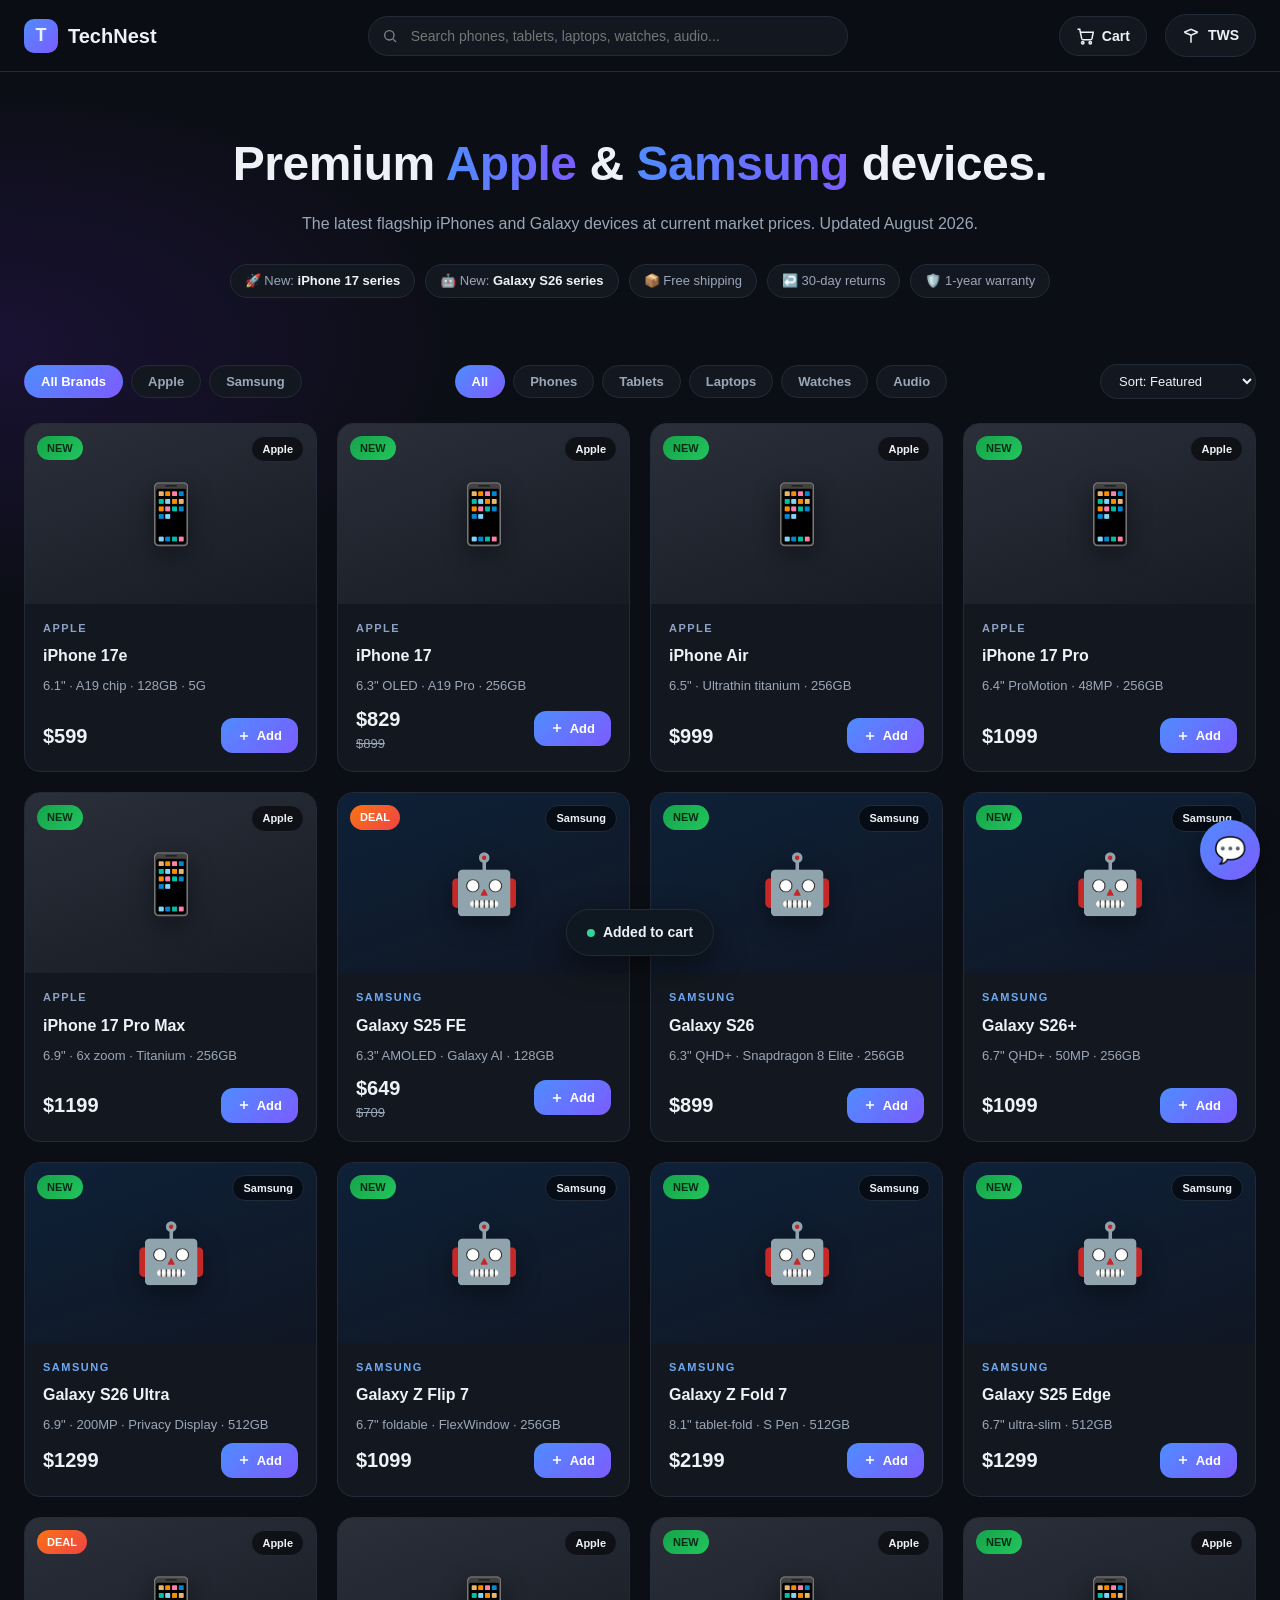
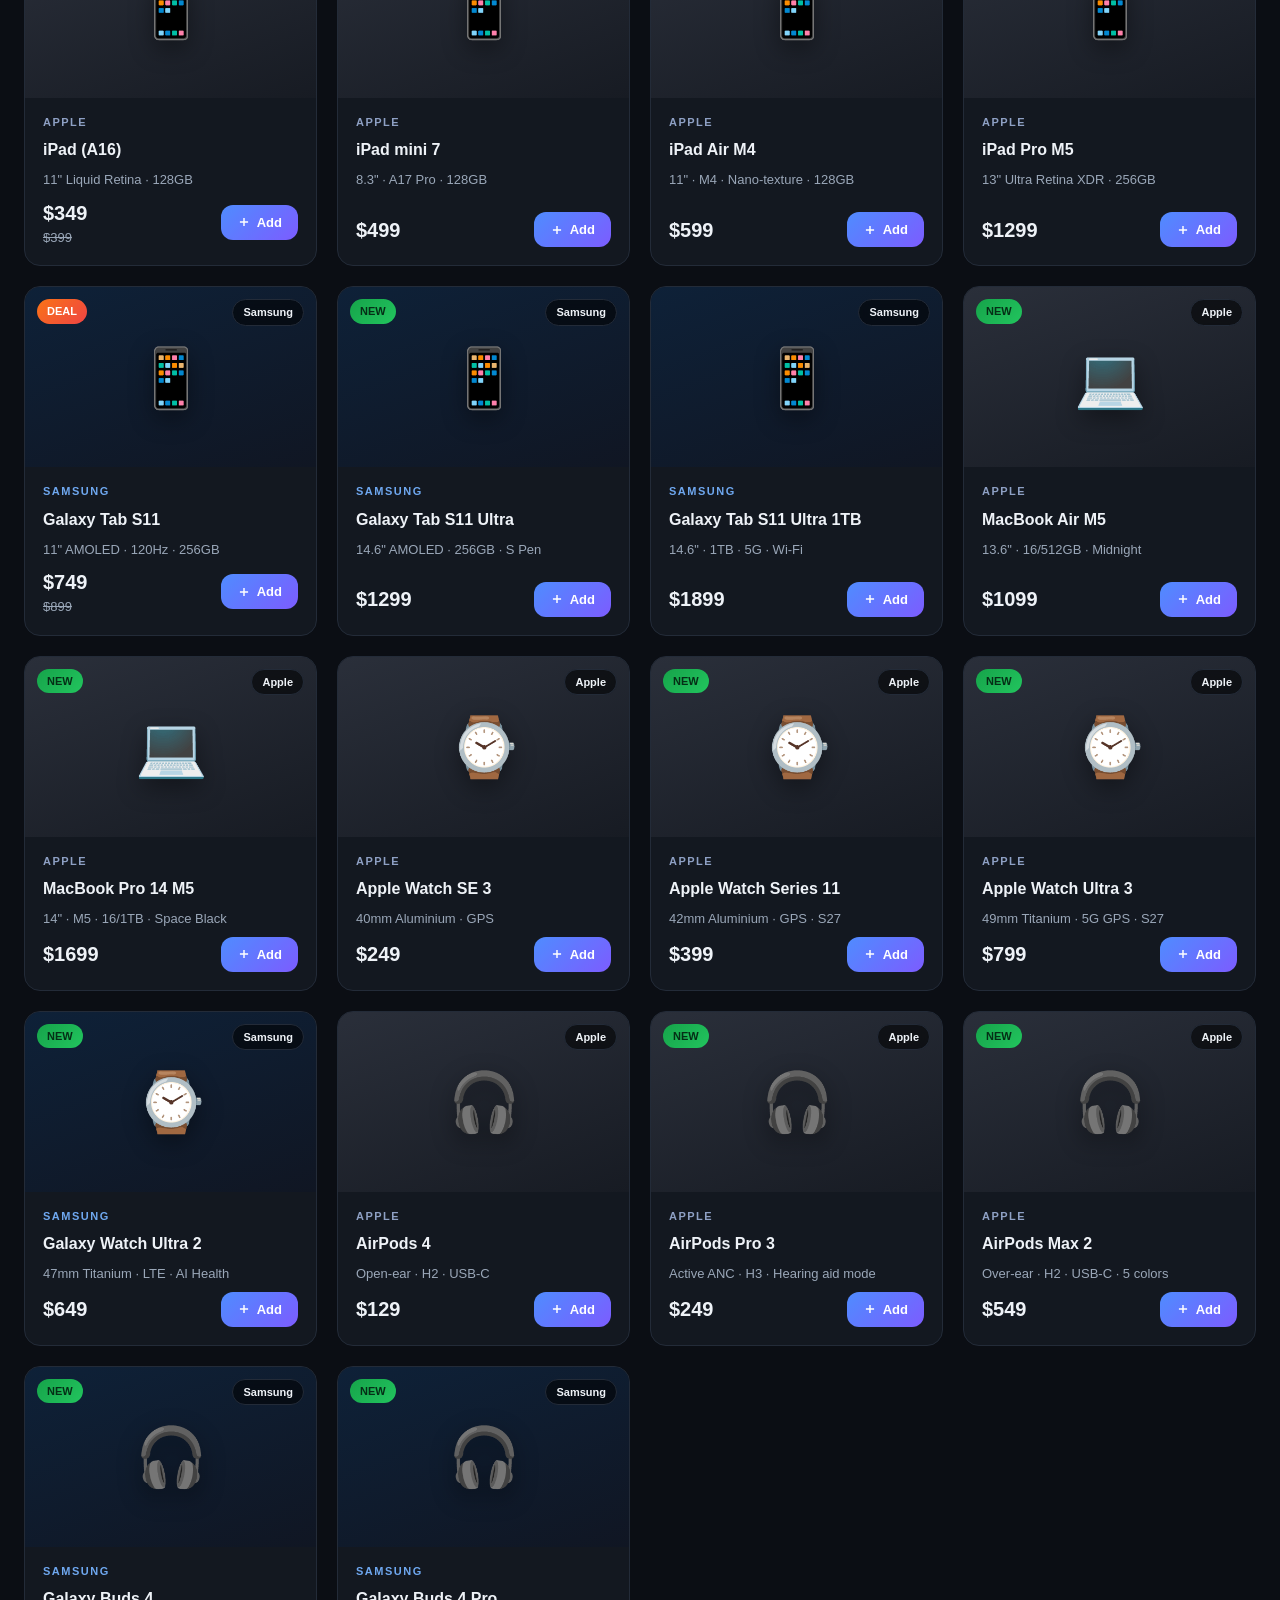
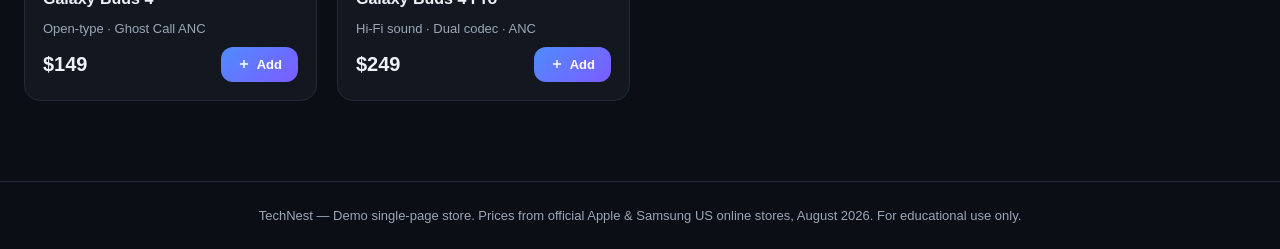
<file: index.html>
<!DOCTYPE html>
<html lang="en">
<head>
<meta charset="UTF-8" />
<meta name="viewport" content="width=device-width, initial-scale=1.0" />
<title>TechNest — Apple & Samsung Store</title>
<style>
  :root {
    --bg: #0b0e14;
    --surface: #131820;
    --surface-2: #1a212c;
    --border: #232b38;
    --text: #eef2f7;
    --muted: #9aa7b8;
    --accent: #4f8cff;
    --accent-2: #7c5cff;
    --apple: #f5f5f7;
    --samsung: #1a6feb;
    --success: #34d399;
    --danger: #f87171;
    --radius: 16px;
    --shadow: 0 12px 32px rgba(0, 0, 0, .45);
  }

  * { margin: 0; padding: 0; box-sizing: border-box; }

  body {
    font-family: "Segoe UI", -apple-system, BlinkMacSystemFont, Roboto, Helvetica, Arial, sans-serif;
    background: radial-gradient(1200px 600px at 80% -10%, #16233c 0%, transparent 60%),
                radial-gradient(900px 500px at 0% 10%, #1a1233 0%, transparent 55%),
                var(--bg);
    color: var(--text);
    min-height: 100vh;
    line-height: 1.5;
  }

  a { color: inherit; text-decoration: none; }
  button { font-family: inherit; cursor: pointer; }

  header {
    position: sticky; top: 0; z-index: 50;
    backdrop-filter: blur(14px);
    background: rgba(11, 14, 20, .75);
    border-bottom: 1px solid var(--border);
  }

  .nav {
    max-width: 1280px; margin: 0 auto; padding: 14px 24px;
    display: flex; align-items: center; gap: 18px;
  }

  .logo { display: flex; align-items: center; gap: 10px; font-weight: 700; font-size: 20px; }
  .logo-badge {
    width: 34px; height: 34px; border-radius: 10px;
    background: linear-gradient(135deg, var(--accent), var(--accent-2));
    display: grid; place-items: center; font-size: 18px;
  }

  .nav-search {
    flex: 1; max-width: 480px; margin: 0 auto; position: relative;
  }
  .nav-search input {
    width: 100%; padding: 11px 16px 11px 42px;
    border-radius: 999px; border: 1px solid var(--border);
    background: var(--surface); color: var(--text); outline: none;
    font-size: 14px; transition: border-color .2s;
  }
  .nav-search input:focus { border-color: var(--accent); }
  .nav-search svg { position: absolute; left: 14px; top: 50%; transform: translateY(-50%); opacity: .5; }

  .cart-btn {
    position: relative; border: 1px solid var(--border);
    background: var(--surface); color: var(--text);
    padding: 10px 16px; border-radius: 999px; font-size: 14px; font-weight: 600;
    display: flex; align-items: center; gap: 8px; transition: border-color .2s;
  }
  .cart-btn:hover { border-color: var(--accent); }
  .cart-count {
    position: absolute; top: -6px; right: -6px;
    min-width: 20px; height: 20px; padding: 0 5px;
    background: var(--danger); border-radius: 999px; font-size: 12px;
    display: none; place-items: center; font-weight: 700;
  }
  .cart-count.show { display: grid; }

  .hero {
    max-width: 1280px; margin: 0 auto; padding: 56px 24px 28px; text-align: center;
  }
  .hero h1 { font-size: clamp(30px, 5vw, 48px); font-weight: 800; letter-spacing: -.5px; }
  .hero h1 span { background: linear-gradient(90deg, var(--accent), var(--accent-2)); -webkit-background-clip: text; background-clip: text; color: transparent; }
  .hero p { color: var(--muted); margin-top: 12px; font-size: 16px; }

  .marquee {
    max-width: 1280px; margin: 18px auto 0; padding: 10px 24px;
    display: flex; gap: 10px; flex-wrap: wrap; justify-content: center;
  }
  .hip {
    border: 1px solid var(--border); background: var(--surface);
    border-radius: 999px; padding: 6px 14px; font-size: 13px; color: var(--muted);
  }
  .hip b { color: var(--text); }

  .controls {
    max-width: 1280px; margin: 28px auto 0; padding: 0 24px;
    display: flex; flex-wrap: wrap; gap: 12px; align-items: center; justify-content: space-between;
  }
  .filter-group { display: flex; flex-wrap: wrap; gap: 8px; }
  .chip {
    border: 1px solid var(--border); background: var(--surface); color: var(--muted);
    padding: 8px 16px; border-radius: 999px; font-size: 13px; font-weight: 600;
    transition: all .18s;
  }
  .chip:hover { border-color: var(--accent); color: var(--text); }
  .chip.active { background: linear-gradient(135deg, var(--accent), var(--accent-2)); border-color: transparent; color: #fff; }
  .chip.brand-apple.active { background: var(--apple); color: #0b0e14; }
  .chip.brand-samsung.active { background: var(--samsung); color: #fff; }

  .sort-select {
    border: 1px solid var(--border); background: var(--surface); color: var(--text);
    padding: 8px 14px; border-radius: 999px; font-size: 13px; outline: none;
  }

  .grid {
    max-width: 1280px; margin: 24px auto 80px; padding: 0 24px;
    display: grid; grid-template-columns: repeat(auto-fill, minmax(280px, 1fr)); gap: 20px;
  }

  .card {
    background: var(--surface); border: 1px solid var(--border);
    border-radius: var(--radius); overflow: hidden; transition: transform .2s, border-color .2s, box-shadow .2s;
    display: flex; flex-direction: column;
  }
  .card:hover { transform: translateY(-4px); border-color: var(--accent); box-shadow: var(--shadow); }

  .card-media {
    height: 180px; position: relative; display: grid; place-items: center;
    background: var(--surface-2);
  }
  .card-media.apple { background: linear-gradient(160deg, #2a2f3a, #171b23); }
  .card-media.samsung { background: linear-gradient(160deg, #0e2138, #101623); }
  .badge {
    position: absolute; top: 12px; left: 12px; z-index: 2;
    background: rgba(0, 0, 0, .55); color: var(--text);
    border: 1px solid var(--border); padding: 4px 10px; border-radius: 999px; font-size: 11px; font-weight: 600;
    backdrop-filter: blur(4px);
  }
  .tag-new { background: linear-gradient(135deg, #16a34a, #22c55e); border: none; color: #05090670; color: #052e16; }
  .tag-deal { background: linear-gradient(135deg, #f97316, #ef4444); border: none; color: #fff; }

  .card-body { padding: 16px 18px 18px; display: flex; flex-direction: column; gap: 8px; flex: 1; }
  .card-brand { font-size: 11px; text-transform: uppercase; letter-spacing: 1.5px; font-weight: 700; }
  .card-brand.apple { color: #8ea0c4; }
  .card-brand.samsung { color: #6fa8f0; }
  .card-name { font-size: 16px; font-weight: 700; }
  .card-spec { color: var(--muted); font-size: 13px; }
  .card-footer { margin-top: auto; display: flex; align-items: center; justify-content: space-between; gap: 12px; }
  .price-wrap { display: flex; flex-direction: column; }
  .price { font-size: 20px; font-weight: 800; }
  .price-old { font-size: 13px; color: var(--muted); text-decoration: line-through; }

  .add-btn {
    border: none; border-radius: 12px; padding: 10px 16px; font-weight: 700; font-size: 13px;
    color: #fff; background: linear-gradient(135deg, var(--accent), var(--accent-2));
    display: flex; align-items: center; gap: 6px; transition: filter .18s, transform .1s;
  }
  .add-btn:hover { filter: brightness(1.12); }
  .add-btn:active { transform: scale(.96); }

  .empty {
    grid-column: 1 / -1; text-align: center; padding: 60px 20px; color: var(--muted);
    border: 1px dashed var(--border); border-radius: var(--radius);
  }

  /* Cart drawer */
  .overlay {
    position: fixed; inset: 0; background: rgba(0, 0, 0, .6);
    opacity: 0; pointer-events: none; transition: opacity .25s; z-index: 90;
  }
  .overlay.show { opacity: 1; pointer-events: auto; }

  .drawer, .modal {
    position: fixed; top: 0; right: 0; height: 100%; width: min(420px, 100%);
    background: var(--surface); border-left: 1px solid var(--border);
    transform: translateX(105%); transition: transform .3s ease; z-index: 100;
    display: flex; flex-direction: column;
  }
  .drawer.show { transform: translateX(0); }
  .drawer-head, .modal-head {
    padding: 20px 22px; border-bottom: 1px solid var(--border);
    display: flex; justify-content: space-between; align-items: center;
  }
  .drawer-head h2, .modal-head h2 { font-size: 18px; }
  .close-btn {
    background: none; border: none; color: var(--muted); font-size: 24px; line-height: 1;
  }
  .close-btn:hover { color: var(--text); }

  .drawer-body { flex: 1; overflow-y: auto; padding: 16px 22px; display: flex; flex-direction: column; gap: 14px; }

  .cart-item {
    display: flex; gap: 14px; border: 1px solid var(--border);
    border-radius: 12px; padding: 12px; background: var(--surface-2);
  }
  .cart-item-thumb {
    width: 56px; height: 56px; border-radius: 10px; background: var(--surface);
    display: grid; place-items: center; flex-shrink: 0; font-size: 26px;
  }
  .cart-item-info { flex: 1; min-width: 0; }
  .cart-item-name { font-size: 13px; font-weight: 600; }
  .cart-item-spec { color: var(--muted); font-size: 12px; }
  .cart-item-price { font-size: 13px; font-weight: 700; margin-top: 4px; }
  .cart-item-actions { display: flex; align-items: center; gap: 8px; margin-top: 8px; }
  .qty-btn {
    width: 26px; height: 26px; border-radius: 8px; border: 1px solid var(--border);
    background: var(--surface); color: var(--text); font-size: 14px; font-weight: 700;
    display: grid; place-items: center;
  }
  .qty-btn:hover { border-color: var(--accent); }
  .cart-item-qty { font-size: 14px; font-weight: 700; min-width: 18px; text-align: center; }
  .remove-btn {
    margin-left: auto; background: none; border: none; color: var(--danger); font-size: 13px;
  }

  .drawer-foot { padding: 18px 22px 22px; border-top: 1px solid var(--border); }
  .total-row { display: flex; justify-content: space-between; margin-bottom: 6px; color: var(--muted); font-size: 14px; }
  .total-row strong { color: var(--text); }
  .grand { font-size: 16px; font-weight: 800; color: var(--text); }
  .checkout-btn {
    margin-top: 14px; width: 100%; padding: 14px; border: none; border-radius: 12px;
    background: linear-gradient(135deg, var(--success), #22c55e); color: #052e16;
    font-size: 15px; font-weight: 800;
  }
  .empty-cart { text-align: center; color: var(--muted); padding: 40px 0; }

  /* Checkout modal */
  .modal {
    left: 50%; right: auto; top: 50%; bottom: auto; height: auto;
    transform: translate(-50%, -46%) scale(.96); width: min(520px, 92%);
    border-radius: var(--radius); border: 1px solid var(--border);
    opacity: 0; pointer-events: none; transition: all .28s ease;
    max-height: 90vh; overflow-y: auto;
  }
  .modal.show { transform: translate(-50%, -50%) scale(1); opacity: 1; pointer-events: auto; }

  .form { padding: 20px 22px; display: flex; flex-direction: column; gap: 14px; }
  .field label { display: block; font-size: 12px; font-weight: 600; color: var(--muted); margin-bottom: 6px; }
  .field input {
    width: 100%; padding: 11px 14px; border-radius: 10px; border: 1px solid var(--border);
    background: var(--surface-2); color: var(--text); outline: none; font-size: 14px;
  }
  .field input:focus { border-color: var(--accent); }
  .row2 { display: grid; grid-template-columns: 1fr 1fr; gap: 12px; }
  .order-summary {
    background: var(--surface-2); border: 1px solid var(--border);
    padding: 14px; border-radius: 12px; font-size: 13px; color: var(--muted);
    display: flex; flex-direction: column; gap: 6px;
  }
  .order-summary .total-line { display: flex; justify-content: space-between; }
  .order-summary .total-line.last { color: var(--text); font-weight: 800; font-size: 15px; }
  .place-btn {
    width: 100%; padding: 14px; border: none; border-radius: 12px; font-size: 15px; font-weight: 800;
    background: linear-gradient(135deg, var(--accent), var(--accent-2)); color: #fff;
  }

  /* Toast */
  .toast {
    position: fixed; bottom: 24px; left: 50%; transform: translateX(-50%) translateY(80px);
    background: #0f1720; border: 1px solid var(--border); color: var(--text);
    padding: 12px 20px; border-radius: 999px; font-size: 14px; font-weight: 600;
    box-shadow: var(--shadow); transition: transform .3s ease; z-index: 200;
    display: flex; align-items: center; gap: 8px;
  }
  .toast.show { transform: translateX(-50%) translateY(0); }
  .toast .dot { width: 8px; height: 8px; border-radius: 50%; background: var(--success); }

  /* Chat bot */
  .chat-launcher {
    position: fixed; right: 20px; bottom: 20px; z-index: 160;
    width: 60px; height: 60px; border-radius: 50%; border: none;
    background: linear-gradient(135deg, var(--accent), var(--accent-2));
    color: #fff; font-size: 26px; box-shadow: var(--shadow);
    display: grid; place-items: center; transition: transform .2s;
  }
  .chat-launcher:hover { transform: scale(1.08); }

  .chat-window {
    position: fixed; right: 20px; bottom: 92px; z-index: 165;
    width: min(360px, calc(100vw - 40px)); height: min(480px, calc(100vh - 120px));
    background: var(--surface); border: 1px solid var(--border);
    border-radius: var(--radius); box-shadow: var(--shadow);
    display: flex; flex-direction: column; overflow: hidden;
    opacity: 0; pointer-events: none; transform: translateY(16px) scale(.97);
    transform-origin: bottom right; transition: all .25s ease;
  }
  .chat-window.show { opacity: 1; pointer-events: auto; transform: none; }

  .chat-head {
    padding: 14px 18px; display: flex; align-items: center; gap: 12px;
    background: linear-gradient(135deg, var(--accent), var(--accent-2));
  }
  .chat-avatar {
    width: 38px; height: 38px; border-radius: 50%; background: rgba(255, 255, 255, .18);
    display: grid; place-items: center; font-size: 20px; flex-shrink: 0;
  }
  .chat-head-info { flex: 1; }
  .chat-head-info b { display: block; font-size: 15px; }
  .chat-head-info span { font-size: 12px; opacity: .85; }
  .chat-close { background: none; border: none; color: #fff; font-size: 22px; line-height: 1; }

  .chat-body { flex: 1; overflow-y: auto; padding: 16px; display: flex; flex-direction: column; gap: 10px; }
  .msg { max-width: 82%; padding: 9px 13px; border-radius: 14px; font-size: 13px; line-height: 1.45; white-space: pre-wrap; }
  .msg.bot {
    align-self: flex-start; background: var(--surface-2); border: 1px solid var(--border);
    border-bottom-left-radius: 4px;
  }
  .msg.user {
    align-self: flex-end; background: linear-gradient(135deg, var(--accent), var(--accent-2));
    color: #fff; border-bottom-right-radius: 4px;
  }
  .chat-quick { display: flex; flex-wrap: wrap; gap: 6px; padding: 0 16px 10px; }
  .quick-chip {
    border: 1px solid var(--border); background: var(--surface-2); color: var(--text);
    padding: 5px 10px; border-radius: 999px; font-size: 12px;
  }
  .quick-chip:hover { border-color: var(--accent); }
  .chat-input-wrap { display: flex; gap: 8px; padding: 12px; border-top: 1px solid var(--border); }
  .chat-input {
    flex: 1; padding: 10px 14px; border-radius: 999px; border: 1px solid var(--border);
    background: var(--surface-2); color: var(--text); outline: none; font-size: 13px;
  }
  .chat-input:focus { border-color: var(--accent); }
  .chat-send {
    width: 42px; height: 42px; border-radius: 50%; border: none; flex-shrink: 0;
    background: linear-gradient(135deg, var(--accent), var(--accent-2)); color: #fff;
    display: grid; place-items: center;
  }
  .typing { color: var(--muted); font-size: 12px; padding: 4px 6px; align-self: flex-start; }
  .typing::after {
    content: ""; display: inline-block; width: 8px;
    animation: typingDots 1.2s steps(4, end) infinite;
  }
  @keyframes typingDots { 0% { content: ""; } 25% { content: "."; } 50% { content: ".."; } 75% { content: "..."; } 100% { content: ""; } }

  footer {
    border-top: 1px solid var(--border); padding: 24px;
    text-align: center; color: var(--muted); font-size: 13px;
  }

  @media (max-width: 640px) {
    .nav-search { order: 3; max-width: none; width: 100%; }
    .grid { grid-template-columns: 1fr; }
  }
</style>
</head>
<body>

<header>
  <div class="nav">
    <div class="logo"><span class="logo-badge">T</span> TechNest</div>
    <div class="nav-search">
      <svg width="16" height="16" viewBox="0 0 24 24" fill="none" stroke="currentColor" stroke-width="2"><circle cx="11" cy="11" r="7"/><path d="M21 21l-4.3-4.3"/></svg>
      <input id="search" type="text" placeholder="Search phones, tablets, laptops, watches, audio..." autocomplete="off" />
    </div>
    <button class="cart-btn" id="cartBtn">
      <svg width="18" height="18" viewBox="0 0 24 24" fill="none" stroke="currentColor" stroke-width="2"><circle cx="9" cy="21" r="1.6"/><circle cx="19" cy="21" r="1.6"/><path d="M2 3h3l2.6 12.5a2 2 0 0 0 2 1.5h9.7a2 2 0 0 0 2-1.6L23 7H6"/></svg>
      Cart
      <span class="cart-count" id="cartCount">0</span>
    </button>
    <a class="cart-btn" href="tws.html" title="TWS earbuds">
      <svg width="18" height="18" viewBox="0 0 24 24" fill="none" stroke="currentColor" stroke-width="2"><path d="M3 7l9-4 9 4M3 7l9 4 9-4M12 11v10"/></svg>
      TWS
    </a>
  </div>
</header>

<section class="hero">
  <h1>Premium <span>Apple</span> &amp; <span>Samsung</span> devices.</h1>
  <p>The latest flagship iPhones and Galaxy devices at current market prices. Updated August 2026.</p>
  <div class="marquee">
    <span class="hip">🚀 New: <b>iPhone 17 series</b></span>
    <span class="hip">🤖 New: <b>Galaxy S26 series</b></span>
    <span class="hip">📦 Free shipping</span>
    <span class="hip">↩️ 30-day returns</span>
    <span class="hip">🛡️ 1-year warranty</span>
  </div>
</section>

<section class="controls">
  <div class="filter-group" id="brandFilters">
    <button class="chip active" data-brand="all">All Brands</button>
    <button class="chip brand-apple" data-brand="apple">Apple</button>
    <button class="chip brand-samsung" data-brand="samsung">Samsung</button>
  </div>
  <div class="filter-group" id="categoryFilters">
    <button class="chip active" data-cat="all">All</button>
    <button class="chip" data-cat="Phone">Phones</button>
    <button class="chip" data-cat="Tablet">Tablets</button>
    <button class="chip" data-cat="Laptop">Laptops</button>
    <button class="chip" data-cat="Watch">Watches</button>
    <button class="chip" data-cat="Audio">Audio</button>
  </div>
  <select class="sort-select" id="sort">
    <option value="featured">Sort: Featured</option>
    <option value="price-asc">Price: Low to High</option>
    <option value="price-desc">Price: High to Low</option>
    <option value="newest">Newest</option>
  </select>
</section>

<main class="grid" id="grid"></main>

<footer>
  TechNest — Demo single-page store. Prices from official Apple &amp; Samsung US online stores, August 2026. For educational use only.
</footer>

<div class="overlay" id="overlay"></div>

<!-- Cart drawer -->
<aside class="drawer" id="drawer">
  <div class="drawer-head">
    <h2>Shopping Cart</h2>
    <button class="close-btn" data-close>&times;</button>
  </div>
  <div class="drawer-body" id="cartItems"></div>
  <div class="drawer-foot">
    <div class="total-row"><span>Subtotal</span><strong id="subtotal">$0</strong></div>
    <div class="total-row"><span>Shipping</span><strong>Free</strong></div>
    <div class="total-row"><span>Tax (estimated 8%)</span><strong id="tax">$0</strong></div>
    <div class="total-row grand"><span>Total</span><strong id="total">$0</strong></div>
    <button class="checkout-btn" id="checkoutBtn">Proceed to Checkout</button>
  </div>
</aside>

<!-- Checkout modal -->
<div class="modal" id="modal">
  <div class="modal-head">
    <h2>Checkout</h2>
    <button class="close-btn" data-close>&times;</button>
  </div>
  <form class="form" id="checkoutForm">
    <div class="order-summary" id="orderSummary"></div>
    <div class="field">
      <label>Full Name</label>
      <input type="text" required placeholder="Alex Smith" />
    </div>
    <div class="field">
      <label>Email</label>
      <input type="email" required placeholder="alex@example.com" />
    </div>
    <div class="field">
      <label>Shipping Address</label>
      <input type="text" required placeholder="123 Market Street, San Francisco, CA" />
    </div>
    <div class="row2">
      <div class="field">
        <label>Card Number</label>
        <input type="text" inputmode="numeric" required maxlength="19" placeholder="4242 4242 4242 4242" />
      </div>
      <div class="field">
        <label>CVV</label>
        <input type="password" inputmode="numeric" required maxlength="4" placeholder="•••" />
      </div>
    </div>
    <button type="submit" class="place-btn">Pay Now</button>
  </form>
</div>

<div class="toast" id="toast"><span class="dot"></span><span id="toastMsg">Added to cart</span></div>

<!-- Chat bot -->
<button class="chat-launcher" id="chatLauncher" title="Chat with us">💬</button>

<div class="chat-window" id="chatWindow">
  <div class="chat-head">
    <div class="chat-avatar">🤖</div>
    <div class="chat-head-info">
      <b>TechNest Assistant</b>
      <span>Online · replies instantly</span>
    </div>
    <button class="chat-close" id="chatClose">&times;</button>
  </div>
  <div class="chat-body" id="chatBody"></div>
  <div class="chat-quick" id="chatQuick"></div>
  <div class="chat-input-wrap">
    <input class="chat-input" id="chatInput" type="text" placeholder="Type a message..." autocomplete="off" />
    <button class="chat-send" id="chatSend" title="Send">
      <svg width="18" height="18" viewBox="0 0 24 24" fill="none" stroke="currentColor" stroke-width="2.2"><path d="M22 2L11 13"/><path d="M22 2l-7 20-4-9-9-4z"/></svg>
    </button>
  </div>
</div>

<script>
/* ---------------- Catalog: latest prices (Aug 2026) ---------------- */
const PRODUCTS = [
  // ---------- Apple ----------
  { id: 1,  brand: "apple", model: "Play", emoji: "📱", cat: "Phone",
    name: "iPhone 17e", spec: "6.1\" · A19 chip · 128GB · 5G", color: "#5f6b7f",
    price: 599, tag: "new" },
  { id: 2,  brand: "apple", model: "Play Pro", emoji: "📱", cat: "Phone",
    name: "iPhone 17", spec: "6.3\" OLED · A19 Pro · 256GB", color: "#c65f8f",
    price: 829, tag: "new", old: 899 },
  { id: 3,  brand: "apple", model: "Book", emoji: "📱", cat: "Phone",
    name: "iPhone Air", spec: "6.5\" · Ultrathin titanium · 256GB", color: "#8f63c6",
    price: 999, tag: "new" },
  { id: 4,  brand: "apple", model: "Arch", emoji: "📱", cat: "Phone",
    name: "iPhone 17 Pro", spec: "6.4\" ProMotion · 48MP · 256GB", color: "#4f7dd1",
    price: 1099, tag: "new" },
  { id: 5,  brand: "apple", model: "Book Pro", emoji: "📱", cat: "Phone",
    name: "iPhone 17 Pro Max", spec: "6.9\" · 6x zoom · Titanium · 256GB", color: "#3b6ed0",
    price: 1199, tag: "new" },

  { id: 6,  brand: "samsung", model: "Play", emoji: "🤖", cat: "Phone",
    name: "Galaxy S25 FE", spec: "6.3\" AMOLED · Galaxy AI · 128GB", color: "#3f8ce8",
    price: 649, tag: "deal", old: 709 },
  { id: 7,  brand: "samsung", model: "Book Pro", emoji: "🤖", cat: "Phone",
    name: "Galaxy S26", spec: "6.3\" QHD+ · Snapdragon 8 Elite · 256GB", color: "#5f8f3f",
    price: 899, tag: "new" },
  { id: 8,  brand: "samsung", model: "Book Pro", emoji: "🤖", cat: "Phone",
    name: "Galaxy S26+", spec: "6.7\" QHD+ · 50MP · 256GB", color: "#3f8fd8",
    price: 1099, tag: "new" },
  { id: 9,  brand: "samsung", model: "Arch", emoji: "🤖", cat: "Phone",
    name: "Galaxy S26 Ultra", spec: "6.9\" · 200MP · Privacy Display · 512GB", color: "#2f68b8",
    price: 1299, tag: "new" },
  { id: 10, brand: "samsung", model: "Play", emoji: "🤖", cat: "Phone",
    name: "Galaxy Z Flip 7", spec: "6.7\" foldable · FlexWindow · 256GB", color: "#c68f3f",
    price: 1099, tag: "new" },
  { id: 11, brand: "samsung", model: "Book", emoji: "🤖", cat: "Phone",
    name: "Galaxy Z Fold 7", spec: "8.1\" tablet-fold · S Pen · 512GB", color: "#5f5f8f",
    price: 2199, tag: "new" },
  { id: 12, brand: "samsung", model: "Book", emoji: "🤖", cat: "Phone",
    name: "Galaxy S25 Edge", spec: "6.7\" ultra-slim · 512GB", color: "#bf5f8f",
    price: 1299, tag: "new" },

  // ---------- Tablets ----------
  { id: 13, brand: "apple", model: "Book", emoji: "📱", cat: "Tablet",
    name: "iPad (A16)", spec: "11\" Liquid Retina · 128GB", color: "#5f5f5f",
    price: 349, tag: "deal", old: 399 },
  { id: 14, brand: "apple", model: "Arch", emoji: "📱", cat: "Tablet",
    name: "iPad mini 7", spec: "8.3\" · A17 Pro · 128GB", color: "#8f8f5f",
    price: 499 },
  { id: 15, brand: "apple", model: "Book Pro", emoji: "📱", cat: "Tablet",
    name: "iPad Air M4", spec: "11\" · M4 · Nano-texture · 128GB", color: "#4f8f8f",
    price: 599, tag: "new" },
  { id: 16, brand: "apple", model: "Arch", emoji: "📱", cat: "Tablet",
    name: "iPad Pro M5", spec: "13\" Ultra Retina XDR · 256GB", color: "#8f8f8f",
    price: 1299, tag: "new" },

  { id: 17, brand: "samsung", model: "Play", emoji: "🤖", cat: "Tablet",
    name: "Galaxy Tab S11", spec: "11\" AMOLED · 120Hz · 256GB", color: "#3f7f5f",
    price: 749, tag: "deal", old: 899 },
  { id: 18, brand: "samsung", model: "Book Pro", emoji: "🤖", cat: "Tablet",
    name: "Galaxy Tab S11 Ultra", spec: "14.6\" AMOLED · 256GB · S Pen", color: "#5f3f7f",
    price: 1299, tag: "new" },
  { id: 19, brand: "samsung", model: "Book", emoji: "🤖", cat: "Tablet",
    name: "Galaxy Tab S11 Ultra 1TB", spec: "14.6\" · 1TB · 5G · Wi-Fi", color: "#3f5f7f",
    price: 1899 },

  // ---------- Laptops ----------
  { id: 20, brand: "apple", model: "Book", emoji: "💻", cat: "Laptop",
    name: "MacBook Air M5", spec: "13.6\" · 16/512GB · Midnight", color: "#5f9fbf",
    price: 1099, tag: "new" },
  { id: 21, brand: "apple", model: "Book Pro", emoji: "💻", cat: "Laptop",
    name: "MacBook Pro 14 M5", spec: "14\" · M5 · 16/1TB · Space Black", color: "#2b2f38",
    price: 1699, tag: "new" },

  // ---------- Watches ----------
  { id: 22, brand: "apple", model: "Arch", emoji: "⌚", cat: "Watch",
    name: "Apple Watch SE 3", spec: "40mm Aluminium · GPS", color: "#5f8fbf",
    price: 249 },
  { id: 23, brand: "apple", model: "Arch", emoji: "⌚", cat: "Watch",
    name: "Apple Watch Series 11", spec: "42mm Aluminium · GPS · S27", color: "#bf5f6f",
    price: 399, tag: "new" },
  { id: 24, brand: "apple", model: "Arch", emoji: "⌚", cat: "Watch",
    name: "Apple Watch Ultra 3", spec: "49mm Titanium · 5G GPS · S27", color: "#d88f3f",
    price: 799, tag: "new" },

  { id: 25, brand: "samsung", model: "Arch", emoji: "⌚", cat: "Watch",
    name: "Galaxy Watch Ultra 2", spec: "47mm Titanium · LTE · AI Health", color: "#2f7fa8",
    price: 649, tag: "new" },

  // ---------- Audio ----------
  { id: 26, brand: "apple", model: "Play", emoji: "🎧", cat: "Audio",
    name: "AirPods 4", spec: "Open-ear · H2 · USB-C", color: "#8f9bf0",
    price: 129 },
  { id: 27, brand: "apple", model: "Play Pro", emoji: "🎧", cat: "Audio",
    name: "AirPods Pro 3", spec: "Active ANC · H3 · Hearing aid mode", color: "#6f7fe0",
    price: 249, tag: "new" },
  { id: 28, brand: "apple", model: "Play Pro", emoji: "🎧", cat: "Audio",
    name: "AirPods Max 2", spec: "Over-ear · H2 · USB-C · 5 colors", color: "#5060b8",
    price: 549, tag: "new" },

  { id: 29, brand: "samsung", model: "Play", emoji: "🎧", cat: "Audio",
    name: "Galaxy Buds 4", spec: "Open-type · Ghost Call ANC", color: "#6f8f5f",
    price: 149, tag: "new" },
  { id: 30, brand: "samsung", model: "Play Pro", emoji: "🎧", cat: "Audio",
    name: "Galaxy Buds 4 Pro", spec: "Hi-Fi sound · Dual codec · ANC", color: "#8f6f3f",
    price: 249, tag: "new" },
];

const EMOJI_BY_CAT = { "Phone": "📱", "Tablet": "📱", "Laptop": "💻", "Watch": "⌚", "Audio": "🎧" };

let cart = {};            // id -> qty
let brandFilter = "all";
let catFilter = "all";
let query = "";
let sortMode = "featured";

const grid = document.getElementById("grid");
const cartBtn = document.getElementById("cartBtn");
const cartCount = document.getElementById("cartCount");
const drawer = document.getElementById("drawer");
const overlay = document.getElementById("overlay");
const cartItemsEl = document.getElementById("cartItems");
const subtotalEl = document.getElementById("subtotal");
const taxEl = document.getElementById("tax");
const totalEl = document.getElementById("total");
const modal = document.getElementById("modal");
const orderSummary = document.getElementById("orderSummary");
const toast = document.getElementById("toast");
const toastMsg = document.getElementById("toastMsg");

/* ---------------- Rendering ---------------- */
function filtered() {
  let list = PRODUCTS.filter(p =>
    (brandFilter === "all" || p.brand === brandFilter) &&
    (catFilter === "all" || p.cat === catFilter) &&
    (!query || p.name.toLowerCase().includes(query) || p.spec.toLowerCase().includes(query))
  );
  if (sortMode === "price-asc") list.sort((a, b) => a.price - b.price);
  if (sortMode === "price-desc") list.sort((a, b) => b.price - a.price);
  if (sortMode === "newest") list.sort((a, b) => (b.tag === "new") - (a.tag === "new"));
  return list;
}

function renderGrid() {
  const list = filtered();
  if (!list.length) {
    grid.innerHTML = `<div class="empty">No products match your search. Try a different filter.</div>`;
    return;
  }
  grid.innerHTML = list.map(p => {
    const tagHtml = p.tag === "new" ? `<span class="badge tag-new">NEW</span>`
                   : p.tag === "deal" ? `<span class="badge tag-deal">DEAL</span>` : "";
    const emoji = p.cat === "Phone" ? (p.brand === "apple" ? "📱" : "🤖") : EMOJI_BY_CAT[p.cat];
    const oldHtml = p.old ? `<span class="price-old">$${p.old}</span>` : "";
    return `
      <article class="card">
        <div class="card-media ${p.brand}">
          ${tagHtml}
          <span style="font-size:58px;filter:drop-shadow(0 8px 12px rgba(0,0,0,.4))">${emoji}</span>
          <span class="badge" style="right:12px;left:auto">${p.brand === "apple" ? "Apple" : "Samsung"}</span>
        </div>
        <div class="card-body">
          <span class="card-brand ${p.brand}">${p.brand === "apple" ? "Apple" : "Samsung"}</span>
          <h3 class="card-name">${p.name}</h3>
          <p class="card-spec">${p.spec}</p>
          <div class="card-footer">
            <div class="price-wrap">
              <span class="price">$${p.price}</span>
              ${oldHtml}
            </div>
            <button class="add-btn" data-id="${p.id}">
              <svg width="14" height="14" viewBox="0 0 24 24" fill="none" stroke="currentColor" stroke-width="2.5"><path d="M12 5v14M5 12h14"/></svg>
              Add
            </button>
          </div>
        </div>
      </article>`;
  }).join("");
}

function renderCart() {
  const ids = Object.keys(cart);
  const items = ids.map(id => PRODUCTS.find(p => p.id === +id)).filter(Boolean);
  const count = items.reduce((s, p) => s + cart[p.id], 0);
  cartCount.textContent = count;
  cartCount.classList.toggle("show", count > 0);

  if (!items.length) {
    cartItemsEl.innerHTML = `<div class="empty-cart">🛒 Your cart is empty.<br><br>Add some devices to get started.</div>`;
    subtotalEl.textContent = taxEl.textContent = totalEl.textContent = "$0";
    return;
  }

  cartItemsEl.innerHTML = items.map(p => `
    <div class="cart-item">
      <div class="cart-item-thumb" style="background:${p.brand === "apple" ? "#242b3a" : "#0f2133"}">${p.brand === "apple" ? "📱" : "🤖"}</div>
      <div class="cart-item-info">
        <div class="cart-item-name">${p.name}</div>
        <div class="cart-item-spec">${p.spec}</div>
        <div class="cart-item-price">$${p.price}</div>
        <div class="cart-item-actions">
          <button class="qty-btn" data-id="${p.id}" data-op="minus">−</button>
          <span class="cart-item-qty">${cart[p.id]}</span>
          <button class="qty-btn" data-id="${p.id}" data-op="plus">+</button>
          <button class="remove-btn" data-id="${p.id}" data-op="remove">Remove</button>
        </div>
      </div>
    </div>`).join("");

  const sub = items.reduce((s, p) => s + p.price * cart[p.id], 0);
  const tax = sub * 0.08;
  subtotalEl.textContent = "$" + sub.toFixed(2);
  taxEl.textContent = "$" + tax.toFixed(2);
  totalEl.textContent = "$" + (sub + tax).toFixed(2);
}

/* ---------------- Actions ---------------- */
function addToCart(id) {
  cart[id] = (cart[id] || 0) + 1;
  renderCart();
  const p = PRODUCTS.find(x => x.id === id);
  showToast(`${p ? p.name : "Item"} added to cart`);
}

function showToast(msg) {
  toastMsg.textContent = msg;
  toast.classList.add("show");
  clearTimeout(showToast._t);
  showToast._t = setTimeout(() => toast.classList.remove("show"), 2200);
}

function openDrawer() { drawer.classList.add("show"); overlay.classList.add("show"); }
function closeDrawer() { drawer.classList.remove("show"); overlay.classList.remove("show"); closeModal(); }
function openModal() { renderOrderSummary(); modal.classList.add("show"); overlay.classList.add("show"); }
function closeModal() { modal.classList.remove("show"); if (!drawer.classList.contains("show")) overlay.classList.remove("show"); }

function renderOrderSummary() {
  const items = Object.keys(cart).map(id => PRODUCTS.find(p => p.id === +id)).filter(Boolean);
  const sub = items.reduce((s, p) => s + p.price * cart[p.id], 0);
  const tax = sub * 0.08;
  const lines = items.map(p =>
    `<div class="total-line"><span>${p.name} × ${cart[p.id]}</span><span>$${(p.price * cart[p.id]).toFixed(2)}</span></div>`
  ).join("");
  orderSummary.innerHTML = lines +
    `<div class="total-line"><span>Subtotal</span><span>$${sub.toFixed(2)}</span></div>
     <div class="total-line"><span>Shipping</span><span>Free</span></div>
     <div class="total-line last"><span>Total</span><span>$${(sub + tax).toFixed(2)}</span></div>`;
}

/* ---------------- Events ---------------- */
document.getElementById("brandFilters").addEventListener("click", e => {
  const chip = e.target.closest("[data-brand]");
  if (!chip) return;
  brandFilter = chip.dataset.brand;
  document.querySelectorAll("#brandFilters .chip").forEach(c => c.classList.toggle("active", c === chip));
  renderGrid();
});

document.getElementById("categoryFilters").addEventListener("click", e => {
  const chip = e.target.closest("[data-cat]");
  if (!chip) return;
  catFilter = chip.dataset.cat;
  document.querySelectorAll("#categoryFilters .chip").forEach(c => c.classList.toggle("active", c === chip));
  renderGrid();
});

document.getElementById("sort").addEventListener("change", e => {
  sortMode = e.target.value;
  renderGrid();
});

document.getElementById("search").addEventListener("input", e => {
  query = e.target.value.trim().toLowerCase();
  renderGrid();
});

grid.addEventListener("click", e => {
  const btn = e.target.closest(".add-btn");
  if (btn) addToCart(+btn.dataset.id);
});

cartBtn.addEventListener("click", openDrawer);

cartItemsEl.addEventListener("click", e => {
  const btn = e.target.closest("[data-op]");
  if (!btn) return;
  const id = +btn.dataset.id;
  const op = btn.dataset.op;
  if (op === "plus") cart[id]++;
  else if (op === "minus") { cart[id]--; if (cart[id] <= 0) delete cart[id]; }
  else delete cart[id];
  renderCart();
});

document.querySelectorAll("[data-close]").forEach(b => b.addEventListener("click", closeDrawer));

overlay.addEventListener("click", closeDrawer);

document.getElementById("checkoutBtn").addEventListener("click", () => {
  if (!Object.keys(cart).length) { showToast("Your cart is empty"); return; }
  closeModal();
  requestAnimationFrame(() => openModal());
});

document.getElementById("checkoutForm").addEventListener("submit", e => {
  e.preventDefault();
  showToast("Order placed successfully 🎉");
  cart = {};
  document.getElementById("checkoutForm").reset();
  renderCart();
  renderGrid();
  closeModal();
  closeDrawer();
});

/* ---------------- Chat bot ---------------- */
const chatLauncher = document.getElementById("chatLauncher");
const chatWindow = document.getElementById("chatWindow");
const chatClose = document.getElementById("chatClose");
const chatBody = document.getElementById("chatBody");
const chatQuick = document.getElementById("chatQuick");
const chatInput = document.getElementById("chatInput");
const chatSend = document.getElementById("chatSend");

const QUICK_CHIPS = ["Hi 👋", "Latest iPhones", "Samsung deals", "Prices", "Free shipping", "Warranty"];

function botReply(text) {
  const t = text.toLowerCase();
  if (/\b(hi|hello|hey|good (morning|afternoon|evening))\b/.test(t))
    return "Hello! 👋 Welcome to TechNest. I can help you find the latest Apple & Samsung devices, prices, and deals. What are you looking for today?";
  if (/(iphone|apple)/.test(t) && /(new|latest|best|17)/.test(t))
    return "Our latest Apple phones are the 📱 iPhone 17 series:\n• iPhone 17e — $599\n• iPhone 17 — $829\n• iPhone Air — $999\n• iPhone 17 Pro — $1,099\n• iPhone 17 Pro Max — $1,199\nAny of those catch your eye?";
  if (/(galaxy|samsung)/.test(t) && /(new|latest|best|s26|price|deal)/.test(t))
    return "Hot Samsung picks right now 🤖:\n• Galaxy S26 — $899\n• Galaxy S26+ — $1,099\n• Galaxy S26 Ultra — $1,299\n• Galaxy Z Flip 7 — $1,099\n• Galaxy Z Fold 7 — $2,199\nWant me to list more?";
  if (/(price|cost|how much|cheap)/.test(t))
    return "Prices are right on each product card 💵. Use the brand filters (Apple / Samsung) or categories above to narrow things down. Check the green 'DEAL' tags for current markdowns!";
  if (/(ship|delivery|deliver)/.test(t))
    return "We offer 📦 FREE standard shipping on all orders, with delivery in 2–5 business days. Checkout takes about a minute.";
  if (/(warranty|return|refund)/.test(t))
    return "Every device includes a 🛡️ 1-year warranty and ↩️ 30-day hassle-free returns. Just message our support team if anything seems off.";
  if (/(tablet|ipad|tab)/.test(t))
    return "Great tablets available:\n• iPad (A16) — $349\n• iPad Air M4 — $599\n• iPad Pro M5 — $1,299\n• Galaxy Tab S11 — $749\n• Galaxy Tab S11 Ultra — $1,299\nAny one in particular?";
  if (/(watch|airpod|bud|mac|audio|headphone)/.test(t))
    return "We carry smartwatches ⌚, earbuds 🎧 and MacBooks 💻 too! Use the category chips (Watches / Audio / Laptops) right above the product grid to browse them.";
  if (/(order|buy|checkout|cart)/.test(t))
    return "Head to your 🛒 cart (top right), then hit 'Proceed to Checkout' — it only takes a few details and you're all set!";
  if (/(thank|thanks|great|nice|cool)/.test(t))
    return "You're welcome! 😊 Happy shopping at TechNest — anything else I can help with?";
  if (/(bye|goodbye|later)/.test(t))
    return "Thanks for stopping by! 👋 Come back soon for the newest Apple & Samsung gear!";
  return "I'm a demo assistant, so I'm still learning 🙂. Try asking about iPhones 📱, Galaxy phones 🤖, prices 💵, shipping 📦, or warranty 🛡️ — or ask me \"Hi\"!";
}

function addMsg(text, who) {
  const div = document.createElement("div");
  div.className = "msg " + who;
  div.textContent = text;
  chatBody.appendChild(div);
  chatBody.scrollTop = chatBody.scrollHeight;
}

function botSend(text) {
  const typing = document.createElement("div");
  typing.className = "typing";
  typing.textContent = "";
  chatBody.appendChild(typing);
  setTimeout(() => {
    typing.remove();
    addMsg(botReply(text), "bot");
  }, 450 + Math.random() * 500);
}

function userSend() {
  const text = chatInput.value.trim();
  if (!text) return;
  addMsg(text, "user");
  chatInput.value = "";
  botSend(text);
}

function openChat() {
  chatWindow.classList.add("show");
  renderQuickChips();
  if (!chatBody.childElementCount) {
    addMsg("Hi there! 👋 I'm the TechNest Assistant. I can help you find devices and prices. Try one of these quick questions ⬇️", "bot");
  }
  chatInput.focus();
}

function renderQuickChips() {
  chatQuick.innerHTML = QUICK_CHIPS.map(c => `<button class="quick-chip" data-q="${c}">${c}</button>`).join("");
}

chatLauncher.addEventListener("click", () => {
  if (chatWindow.classList.contains("show")) closeChat();
  else openChat();
});
chatClose.addEventListener("click", closeChat);
function closeChat() { chatWindow.classList.remove("show"); }

chatSend.addEventListener("click", userSend);
chatInput.addEventListener("keydown", e => { if (e.key === "Enter") userSend(); });
chatQuick.addEventListener("click", e => {
  const chip = e.target.closest(".quick-chip");
  if (!chip) return;
  addMsg(chip.dataset.q, "user");
  botSend(chip.dataset.q);
});

/* ---------------- Init ---------------- */
renderGrid();
renderCart();
</script>
</body>
</html>
</file>
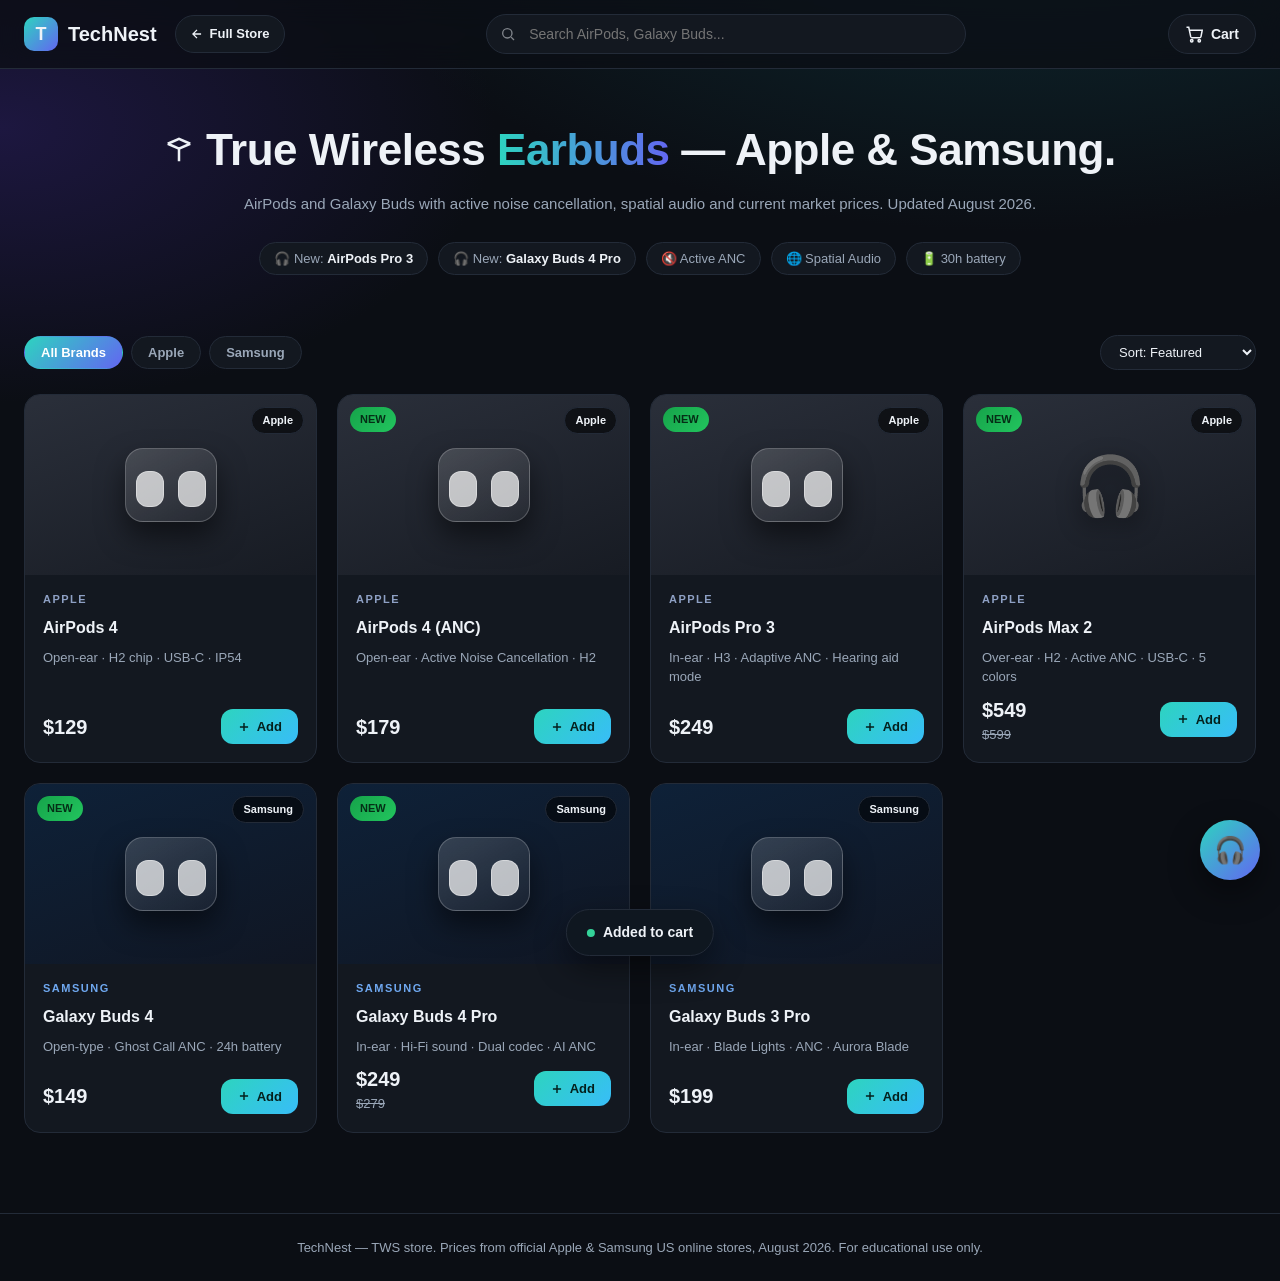
<file: tws.html>
<!DOCTYPE html>
<html lang="en">
<head>
<meta charset="UTF-8" />
<meta name="viewport" content="width=device-width, initial-scale=1.0" />
<title>TechNest — TWS Earbuds (Apple &amp; Samsung)</title>
<style>
  :root {
    --bg: #0b0e14;
    --surface: #131820;
    --surface-2: #1a212c;
    --border: #232b38;
    --text: #eef2f7;
    --muted: #9aa7b8;
    --accent: #2dd4bf;
    --accent-2: #6366f1;
    --apple: #f5f5f7;
    --samsung: #1a6feb;
    --success: #34d399;
    --danger: #f87171;
    --radius: 16px;
    --shadow: 0 12px 32px rgba(0, 0, 0, .45);
  }

  * { margin: 0; padding: 0; box-sizing: border-box; }

  body {
    font-family: "Segoe UI", -apple-system, BlinkMacSystemFont, Roboto, Helvetica, Arial, sans-serif;
    background: radial-gradient(1200px 600px at 80% -10%, #0e2c33 0%, transparent 60%),
                radial-gradient(900px 500px at 0% 10%, #1d1740 0%, transparent 55%),
                var(--bg);
    color: var(--text);
    min-height: 100vh;
    line-height: 1.5;
  }

  a { color: inherit; text-decoration: none; }
  button { font-family: inherit; cursor: pointer; }

  header {
    position: sticky; top: 0; z-index: 50;
    backdrop-filter: blur(14px);
    background: rgba(11, 14, 20, .75);
    border-bottom: 1px solid var(--border);
  }

  .nav {
    max-width: 1280px; margin: 0 auto; padding: 14px 24px;
    display: flex; align-items: center; gap: 18px;
  }

  .logo { display: flex; align-items: center; gap: 10px; font-weight: 700; font-size: 20px; }
  .logo-badge {
    width: 34px; height: 34px; border-radius: 10px;
    background: linear-gradient(135deg, var(--accent), var(--accent-2));
    display: grid; place-items: center; font-size: 18px;
  }

  .back-link {
    border: 1px solid var(--border); background: var(--surface); color: var(--text);
    padding: 8px 14px; border-radius: 999px; font-size: 13px; font-weight: 600;
    display: inline-flex; align-items: center; gap: 6px; transition: border-color .2s;
  }
  .back-link:hover { border-color: var(--accent); }

  .nav-search {
    flex: 1; max-width: 480px; margin: 0 auto; position: relative;
  }
  .nav-search input {
    width: 100%; padding: 11px 16px 11px 42px;
    border-radius: 999px; border: 1px solid var(--border);
    background: var(--surface); color: var(--text); outline: none;
    font-size: 14px; transition: border-color .2s;
  }
  .nav-search input:focus { border-color: var(--accent); }
  .nav-search svg { position: absolute; left: 14px; top: 50%; transform: translateY(-50%); opacity: .5; }

  .cart-btn {
    position: relative; border: 1px solid var(--border);
    background: var(--surface); color: var(--text);
    padding: 10px 16px; border-radius: 999px; font-size: 14px; font-weight: 600;
    display: flex; align-items: center; gap: 8px; transition: border-color .2s;
  }
  .cart-btn:hover { border-color: var(--accent); }
  .cart-count {
    position: absolute; top: -6px; right: -6px;
    min-width: 20px; height: 20px; padding: 0 5px;
    background: var(--danger); border-radius: 999px; font-size: 12px;
    display: none; place-items: center; font-weight: 700;
  }
  .cart-count.show { display: grid; }

  .hero {
    max-width: 1280px; margin: 0 auto; padding: 48px 24px 24px; text-align: center;
  }
  .hero h1 { font-size: clamp(28px, 5vw, 44px); font-weight: 800; letter-spacing: -.5px; }
  .hero h1 span { background: linear-gradient(90deg, var(--accent), var(--accent-2)); -webkit-background-clip: text; background-clip: text; color: transparent; }
  .hero p { color: var(--muted); margin-top: 10px; font-size: 15px; }

  .marquee {
    max-width: 1280px; margin: 16px auto 0; padding: 10px 24px;
    display: flex; gap: 10px; flex-wrap: wrap; justify-content: center;
  }
  .hip {
    border: 1px solid var(--border); background: var(--surface);
    border-radius: 999px; padding: 6px 14px; font-size: 13px; color: var(--muted);
  }
  .hip b { color: var(--text); }

  .controls {
    max-width: 1280px; margin: 26px auto 0; padding: 0 24px;
    display: flex; flex-wrap: wrap; gap: 12px; align-items: center; justify-content: space-between;
  }
  .filter-group { display: flex; flex-wrap: wrap; gap: 8px; }
  .chip {
    border: 1px solid var(--border); background: var(--surface); color: var(--muted);
    padding: 8px 16px; border-radius: 999px; font-size: 13px; font-weight: 600;
    transition: all .18s;
  }
  .chip:hover { border-color: var(--accent); color: var(--text); }
  .chip.active { background: linear-gradient(135deg, var(--accent), var(--accent-2)); border-color: transparent; color: #fff; }
  .chip.brand-apple.active { background: var(--apple); color: #0b0e14; }
  .chip.brand-samsung.active { background: var(--samsung); color: #fff; }

  .sort-select {
    border: 1px solid var(--border); background: var(--surface); color: var(--text);
    padding: 8px 14px; border-radius: 999px; font-size: 13px; outline: none;
  }

  .grid {
    max-width: 1280px; margin: 24px auto 80px; padding: 0 24px;
    display: grid; grid-template-columns: repeat(auto-fill, minmax(280px, 1fr)); gap: 20px;
  }

  .card {
    background: var(--surface); border: 1px solid var(--border);
    border-radius: var(--radius); overflow: hidden; transition: transform .2s, border-color .2s, box-shadow .2s;
    display: flex; flex-direction: column;
  }
  .card:hover { transform: translateY(-4px); border-color: var(--accent); box-shadow: var(--shadow); }

  .card-media {
    height: 180px; position: relative; display: grid; place-items: center;
    background: var(--surface-2); overflow: hidden;
  }
  .card-media.apple { background: linear-gradient(160deg, #2a2f3a, #171b23); }
  .card-media.samsung { background: linear-gradient(160deg, #0e2138, #101623); }
  .case {
    width: 92px; height: 74px; border-radius: 18px;
    background: linear-gradient(150deg, rgba(255,255,255,.16), rgba(255,255,255,.04));
    border: 1px solid rgba(255,255,255,.22);
    position: relative; box-shadow: 0 14px 28px rgba(0,0,0,.5);
  }
  .case::before, .case::after {
    content: ""; position: absolute; width: 26px; height: 34px; border-radius: 12px;
    background: radial-gradient(circle at 50% 40%, rgba(255,255,255,.65), rgba(255,255,255,.12) 60%);
    border: 1px solid rgba(255,255,255,.35);
    top: 22px;
  }
  .case::before { left: 10px; }
  .case::after { right: 10px; }
  .case.lid { overflow: hidden; }
  .case.lid::before, .case.lid::after { background: rgba(255,255,255,.7); }
  .badge {
    position: absolute; top: 12px; left: 12px; z-index: 2;
    background: rgba(0, 0, 0, .55); color: var(--text);
    border: 1px solid var(--border); padding: 4px 10px; border-radius: 999px; font-size: 11px; font-weight: 600;
    backdrop-filter: blur(4px);
  }
  .tag-new { background: linear-gradient(135deg, #16a34a, #22c55e); border: none; color: #052e16; }
  .tag-deal { background: linear-gradient(135deg, #f97316, #ef4444); border: none; color: #fff; }

  .card-body { padding: 16px 18px 18px; display: flex; flex-direction: column; gap: 8px; flex: 1; }
  .card-brand { font-size: 11px; text-transform: uppercase; letter-spacing: 1.5px; font-weight: 700; }
  .card-brand.apple { color: #8ea0c4; }
  .card-brand.samsung { color: #6fa8f0; }
  .card-name { font-size: 16px; font-weight: 700; }
  .card-spec { color: var(--muted); font-size: 13px; }
  .card-footer { margin-top: auto; display: flex; align-items: center; justify-content: space-between; gap: 12px; }
  .price-wrap { display: flex; flex-direction: column; }
  .price { font-size: 20px; font-weight: 800; }
  .price-old { font-size: 13px; color: var(--muted); text-decoration: line-through; }

  .add-btn {
    border: none; border-radius: 12px; padding: 10px 16px; font-weight: 700; font-size: 13px;
    color: #04201c; background: linear-gradient(135deg, var(--accent), #38bdf8);
    display: flex; align-items: center; gap: 6px; transition: filter .18s, transform .1s;
  }
  .add-btn:hover { filter: brightness(1.1); }
  .add-btn:active { transform: scale(.96); }

  .empty {
    grid-column: 1 / -1; text-align: center; padding: 60px 20px; color: var(--muted);
    border: 1px dashed var(--border); border-radius: var(--radius);
  }

  /* Cart drawer */
  .overlay {
    position: fixed; inset: 0; background: rgba(0, 0, 0, .6);
    opacity: 0; pointer-events: none; transition: opacity .25s; z-index: 90;
  }
  .overlay.show { opacity: 1; pointer-events: auto; }

  .drawer, .modal {
    position: fixed; top: 0; right: 0; height: 100%; width: min(420px, 100%);
    background: var(--surface); border-left: 1px solid var(--border);
    transform: translateX(105%); transition: transform .3s ease; z-index: 100;
    display: flex; flex-direction: column;
  }
  .drawer.show { transform: translateX(0); }
  .drawer-head, .modal-head {
    padding: 20px 22px; border-bottom: 1px solid var(--border);
    display: flex; justify-content: space-between; align-items: center;
  }
  .drawer-head h2, .modal-head h2 { font-size: 18px; }
  .close-btn { background: none; border: none; color: var(--muted); font-size: 24px; line-height: 1; }
  .close-btn:hover { color: var(--text); }

  .drawer-body { flex: 1; overflow-y: auto; padding: 16px 22px; display: flex; flex-direction: column; gap: 14px; }

  .cart-item {
    display: flex; gap: 14px; border: 1px solid var(--border);
    border-radius: 12px; padding: 12px; background: var(--surface-2);
  }
  .cart-item-thumb {
    width: 56px; height: 56px; border-radius: 10px; background: var(--surface);
    display: grid; place-items: center; flex-shrink: 0; font-size: 22px;
  }
  .cart-item-info { flex: 1; min-width: 0; }
  .cart-item-name { font-size: 13px; font-weight: 600; }
  .cart-item-spec { color: var(--muted); font-size: 12px; }
  .cart-item-price { font-size: 13px; font-weight: 700; margin-top: 4px; }
  .cart-item-actions { display: flex; align-items: center; gap: 8px; margin-top: 8px; }
  .qty-btn {
    width: 26px; height: 26px; border-radius: 8px; border: 1px solid var(--border);
    background: var(--surface); color: var(--text); font-size: 14px; font-weight: 700;
    display: grid; place-items: center;
  }
  .qty-btn:hover { border-color: var(--accent); }
  .cart-item-qty { font-size: 14px; font-weight: 700; min-width: 18px; text-align: center; }
  .remove-btn { margin-left: auto; background: none; border: none; color: var(--danger); font-size: 13px; }

  .drawer-foot { padding: 18px 22px 22px; border-top: 1px solid var(--border); }
  .total-row { display: flex; justify-content: space-between; margin-bottom: 6px; color: var(--muted); font-size: 14px; }
  .total-row strong { color: var(--text); }
  .grand { font-size: 16px; font-weight: 800; color: var(--text); }
  .checkout-btn {
    margin-top: 14px; width: 100%; padding: 14px; border: none; border-radius: 12px;
    background: linear-gradient(135deg, var(--success), #22c55e); color: #052e16;
    font-size: 15px; font-weight: 800;
  }
  .empty-cart { text-align: center; color: var(--muted); padding: 40px 0; }

  /* Checkout modal */
  .modal {
    left: 50%; right: auto; top: 50%; bottom: auto; height: auto;
    transform: translate(-50%, -46%) scale(.96); width: min(520px, 92%);
    border-radius: var(--radius); border: 1px solid var(--border);
    opacity: 0; pointer-events: none; transition: all .28s ease;
    max-height: 90vh; overflow-y: auto;
  }
  .modal.show { transform: translate(-50%, -50%) scale(1); opacity: 1; pointer-events: auto; }

  .form { padding: 20px 22px; display: flex; flex-direction: column; gap: 14px; }
  .field label { display: block; font-size: 12px; font-weight: 600; color: var(--muted); margin-bottom: 6px; }
  .field input {
    width: 100%; padding: 11px 14px; border-radius: 10px; border: 1px solid var(--border);
    background: var(--surface-2); color: var(--text); outline: none; font-size: 14px;
  }
  .field input:focus { border-color: var(--accent); }
  .row2 { display: grid; grid-template-columns: 1fr 1fr; gap: 12px; }
  .order-summary {
    background: var(--surface-2); border: 1px solid var(--border);
    padding: 14px; border-radius: 12px; font-size: 13px; color: var(--muted);
    display: flex; flex-direction: column; gap: 6px;
  }
  .order-summary .total-line { display: flex; justify-content: space-between; }
  .order-summary .total-line.last { color: var(--text); font-weight: 800; font-size: 15px; }
  .place-btn {
    width: 100%; padding: 14px; border: none; border-radius: 12px; font-size: 15px; font-weight: 800;
    background: linear-gradient(135deg, var(--accent), var(--accent-2)); color: #04201c;
  }

  /* Toast */
  .toast {
    position: fixed; bottom: 24px; left: 50%; transform: translateX(-50%) translateY(80px);
    background: #0f1720; border: 1px solid var(--border); color: var(--text);
    padding: 12px 20px; border-radius: 999px; font-size: 14px; font-weight: 600;
    box-shadow: var(--shadow); transition: transform .3s ease; z-index: 200;
    display: flex; align-items: center; gap: 8px;
  }
  .toast.show { transform: translateX(-50%) translateY(0); }
  .toast .dot { width: 8px; height: 8px; border-radius: 50%; background: var(--success); }

  /* Chat bot */
  .chat-launcher {
    position: fixed; right: 20px; bottom: 20px; z-index: 160;
    width: 60px; height: 60px; border-radius: 50%; border: none;
    background: linear-gradient(135deg, var(--accent), var(--accent-2));
    color: #04201c; font-size: 26px; box-shadow: var(--shadow);
    display: grid; place-items: center; transition: transform .2s;
  }
  .chat-launcher:hover { transform: scale(1.08); }

  .chat-window {
    position: fixed; right: 20px; bottom: 92px; z-index: 165;
    width: min(360px, calc(100vw - 40px)); height: min(480px, calc(100vh - 120px));
    background: var(--surface); border: 1px solid var(--border);
    border-radius: var(--radius); box-shadow: var(--shadow);
    display: flex; flex-direction: column; overflow: hidden;
    opacity: 0; pointer-events: none; transform: translateY(16px) scale(.97);
    transform-origin: bottom right; transition: all .25s ease;
  }
  .chat-window.show { opacity: 1; pointer-events: auto; transform: none; }

  .chat-head {
    padding: 14px 18px; display: flex; align-items: center; gap: 12px;
    background: linear-gradient(135deg, var(--accent), var(--accent-2));
  }
  .chat-avatar {
    width: 38px; height: 38px; border-radius: 50%; background: rgba(4,32,28,.2);
    display: grid; place-items: center; font-size: 20px; flex-shrink: 0;
  }
  .chat-head-info { flex: 1; }
  .chat-head-info b { display: block; font-size: 15px; }
  .chat-head-info span { font-size: 12px; opacity: .85; }
  .chat-close { background: none; border: none; color: #04201c; font-size: 22px; line-height: 1; }

  .chat-body { flex: 1; overflow-y: auto; padding: 16px; display: flex; flex-direction: column; gap: 10px; }
  .msg { max-width: 82%; padding: 9px 13px; border-radius: 14px; font-size: 13px; line-height: 1.45; white-space: pre-wrap; }
  .msg.bot {
    align-self: flex-start; background: var(--surface-2); border: 1px solid var(--border);
    border-bottom-left-radius: 4px;
  }
  .msg.user {
    align-self: flex-end; background: linear-gradient(135deg, var(--accent), var(--accent-2));
    border-bottom-right-radius: 4px;
  }
  .chat-quick { display: flex; flex-wrap: wrap; gap: 6px; padding: 0 16px 10px; }
  .quick-chip {
    border: 1px solid var(--border); background: var(--surface-2); color: var(--text);
    padding: 5px 10px; border-radius: 999px; font-size: 12px;
  }
  .quick-chip:hover { border-color: var(--accent); }
  .chat-input-wrap { display: flex; gap: 8px; padding: 12px; border-top: 1px solid var(--border); }
  .chat-input {
    flex: 1; padding: 10px 14px; border-radius: 999px; border: 1px solid var(--border);
    background: var(--surface-2); color: var(--text); outline: none; font-size: 13px;
  }
  .chat-input:focus { border-color: var(--accent); }
  .chat-send {
    width: 42px; height: 42px; border-radius: 50%; border: none; flex-shrink: 0;
    background: linear-gradient(135deg, var(--accent), var(--accent-2)); color: #04201c;
    display: grid; place-items: center;
  }
  .typing { color: var(--muted); font-size: 12px; padding: 4px 6px; align-self: flex-start; }
  .typing::after {
    content: ""; display: inline-block; width: 8px;
    animation: typingDots 1.2s steps(4, end) infinite;
  }
  @keyframes typingDots { 0% { content: ""; } 25% { content: "."; } 50% { content: ".."; } 75% { content: "..."; } 100% { content: ""; } }

  footer {
    border-top: 1px solid var(--border); padding: 24px;
    text-align: center; color: var(--muted); font-size: 13px;
  }

  @media (max-width: 640px) {
    .nav-search { order: 3; max-width: none; width: 100%; }
    .grid { grid-template-columns: 1fr; }
  }
</style>
</head>
<body>

<header>
  <div class="nav">
    <a class="logo" href="index.html"><span class="logo-badge">T</span> TechNest</a>
    <a class="back-link" href="index.html">
      <svg width="14" height="14" viewBox="0 0 24 24" fill="none" stroke="currentColor" stroke-width="2.2"><path d="M19 12H5M12 19l-7-7 7-7"/></svg>
      Full Store
    </a>
    <div class="nav-search">
      <svg width="16" height="16" viewBox="0 0 24 24" fill="none" stroke="currentColor" stroke-width="2"><circle cx="11" cy="11" r="7"/><path d="M21 21l-4.3-4.3"/></svg>
      <input id="search" type="text" placeholder="Search AirPods, Galaxy Buds..." autocomplete="off" />
    </div>
    <button class="cart-btn" id="cartBtn">
      <svg width="18" height="18" viewBox="0 0 24 24" fill="none" stroke="currentColor" stroke-width="2"><circle cx="9" cy="21" r="1.6"/><circle cx="19" cy="21" r="1.6"/><path d="M2 3h3l2.6 12.5a2 2 0 0 0 2 1.5h9.7a2 2 0 0 0 2-1.6L23 7H6"/></svg>
      Cart
      <span class="cart-count" id="cartCount">0</span>
    </button>
  </div>
</header>

<section class="hero">
  <h1>
    <svg width="30" height="30" viewBox="0 0 24 24" fill="none" stroke="currentColor" stroke-width="2"><path d="M3 7l9-4 9 4M3 7l9 4 9-4M12 11v10"/></svg>
    True Wireless <span>Earbuds</span> — Apple &amp; Samsung.
  </h1>
  <p>AirPods and Galaxy Buds with active noise cancellation, spatial audio and current market prices. Updated August 2026.</p>
  <div class="marquee">
    <span class="hip">🎧 New: <b>AirPods Pro 3</b></span>
    <span class="hip">🎧 New: <b>Galaxy Buds 4 Pro</b></span>
    <span class="hip">🔇 Active ANC</span>
    <span class="hip">🌐 Spatial Audio</span>
    <span class="hip">🔋 30h battery</span>
  </div>
</section>

<section class="controls">
  <div class="filter-group" id="brandFilters">
    <button class="chip active" data-brand="all">All Brands</button>
    <button class="chip brand-apple" data-brand="apple">Apple</button>
    <button class="chip brand-samsung" data-brand="samsung">Samsung</button>
  </div>
  <select class="sort-select" id="sort">
    <option value="featured">Sort: Featured</option>
    <option value="price-asc">Price: Low to High</option>
    <option value="price-desc">Price: High to Low</option>
    <option value="newest">Newest</option>
  </select>
</section>

<main class="grid" id="grid"></main>

<footer>
  TechNest — TWS store. Prices from official Apple &amp; Samsung US online stores, August 2026. For educational use only.
</footer>

<div class="overlay" id="overlay"></div>

<!-- Cart drawer -->
<aside class="drawer" id="drawer">
  <div class="drawer-head">
    <h2>Shopping Cart</h2>
    <button class="close-btn" data-close>&times;</button>
  </div>
  <div class="drawer-body" id="cartItems"></div>
  <div class="drawer-foot">
    <div class="total-row"><span>Subtotal</span><strong id="subtotal">$0</strong></div>
    <div class="total-row"><span>Shipping</span><strong>Free</strong></div>
    <div class="total-row"><span>Tax (estimated 8%)</span><strong id="tax">$0</strong></div>
    <div class="total-row grand"><span>Total</span><strong id="total">$0</strong></div>
    <button class="checkout-btn" id="checkoutBtn">Proceed to Checkout</button>
  </div>
</aside>

<!-- Checkout modal -->
<div class="modal" id="modal">
  <div class="modal-head">
    <h2>Checkout</h2>
    <button class="close-btn" data-close>&times;</button>
  </div>
  <form class="form" id="checkoutForm">
    <div class="order-summary" id="orderSummary"></div>
    <div class="field">
      <label>Full Name</label>
      <input type="text" required placeholder="Alex Smith" />
    </div>
    <div class="field">
      <label>Email</label>
      <input type="email" required placeholder="alex@example.com" />
    </div>
    <div class="field">
      <label>Shipping Address</label>
      <input type="text" required placeholder="123 Market Street, San Francisco, CA" />
    </div>
    <div class="row2">
      <div class="field">
        <label>Card Number</label>
        <input type="text" inputmode="numeric" required maxlength="19" placeholder="4242 4242 4242 4242" />
      </div>
      <div class="field">
        <label>CVV</label>
        <input type="password" inputmode="numeric" required maxlength="4" placeholder="•••" />
      </div>
    </div>
    <button type="submit" class="place-btn">Pay Now</button>
  </form>
</div>

<div class="toast" id="toast"><span class="dot"></span><span id="toastMsg">Added to cart</span></div>

<!-- Chat bot -->
<button class="chat-launcher" id="chatLauncher" title="Chat with us">🎧</button>

<div class="chat-window" id="chatWindow">
  <div class="chat-head">
    <div class="chat-avatar">🤖</div>
    <div class="chat-head-info">
      <b>TechNest Assistant</b>
      <span>Online · replies instantly</span>
    </div>
    <button class="chat-close" id="chatClose">&times;</button>
  </div>
  <div class="chat-body" id="chatBody"></div>
  <div class="chat-quick" id="chatQuick"></div>
  <div class="chat-input-wrap">
    <input class="chat-input" id="chatInput" type="text" placeholder="Type a message..." autocomplete="off" />
    <button class="chat-send" id="chatSend" title="Send">
      <svg width="18" height="18" viewBox="0 0 24 24" fill="none" stroke="currentColor" stroke-width="2.2"><path d="M22 2L11 13"/><path d="M22 2l-7 20-4-9-9-4z"/></svg>
    </button>
  </div>
</div>

<script>
/* ---------------- Catalog: TWS earbuds (Aug 2026) ---------------- */
const PRODUCTS = [
  // ---------- Apple ----------
  { id: 1,  brand: "apple",    cat: "Earbuds", name: "AirPods 4",
    spec: "Open-ear · H2 chip · USB-C · IP54", color: "#f5f5f7",
    price: 129 },
  { id: 2,  brand: "apple",    cat: "Earbuds", name: "AirPods 4 (ANC)",
    spec: "Open-ear · Active Noise Cancellation · H2", color: "#dfe3ea",
    price: 179, tag: "new" },
  { id: 3,  brand: "apple",    cat: "Earbuds", name: "AirPods Pro 3",
    spec: "In-ear · H3 · Adaptive ANC · Hearing aid mode", color: "#c7ceda",
    price: 249, tag: "new" },
  { id: 4,  brand: "apple",    cat: "Over-ear", name: "AirPods Max 2",
    spec: "Over-ear · H2 · Active ANC · USB-C · 5 colors", color: "#9aa3b3",
    price: 549, tag: "new", old: 599 },

  // ---------- Samsung ----------
  { id: 5, brand: "samsung", cat: "Earbuds", name: "Galaxy Buds 4",
    spec: "Open-type · Ghost Call ANC · 24h battery", color: "#ffffff",
    price: 149, tag: "new" },
  { id: 6, brand: "samsung", cat: "Earbuds", name: "Galaxy Buds 4 Pro",
    spec: "In-ear · Hi-Fi sound · Dual codec · AI ANC", color: "#1a6feb",
    price: 249, tag: "new", old: 279 },
  { id: 7, brand: "samsung", cat: "Earbuds", name: "Galaxy Buds 3 Pro",
    spec: "In-ear · Blade Lights · ANC · Aurora Blade", color: "#d9e2f0",
    price: 199 },
];

let cart = {};            // id -> qty
let brandFilter = "all";
let query = "";
let sortMode = "featured";

const grid = document.getElementById("grid");
const cartBtn = document.getElementById("cartBtn");
const cartCount = document.getElementById("cartCount");
const drawer = document.getElementById("drawer");
const overlay = document.getElementById("overlay");
const cartItemsEl = document.getElementById("cartItems");
const subtotalEl = document.getElementById("subtotal");
const taxEl = document.getElementById("tax");
const totalEl = document.getElementById("total");
const modal = document.getElementById("modal");
const orderSummary = document.getElementById("orderSummary");
const toast = document.getElementById("toast");
const toastMsg = document.getElementById("toastMsg");

/* ---------------- Rendering ---------------- */
function filtered() {
  let list = PRODUCTS.filter(p =>
    (brandFilter === "all" || p.brand === brandFilter) &&
    (!query || p.name.toLowerCase().includes(query) || p.spec.toLowerCase().includes(query))
  );
  if (sortMode === "price-asc") list.sort((a, b) => a.price - b.price);
  if (sortMode === "price-desc") list.sort((a, b) => b.price - a.price);
  if (sortMode === "newest") list.sort((a, b) => (b.tag === "new") - (a.tag === "new"));
  return list;
}

function renderGrid() {
  const list = filtered();
  if (!list.length) {
    grid.innerHTML = `<div class="empty">No earbuds match your search. Try a different filter.</div>`;
    return;
  }
  grid.innerHTML = list.map(p => {
    const tagHtml = p.tag === "new" ? `<span class="badge tag-new">NEW</span>`
                   : p.tag === "deal" ? `<span class="badge tag-deal">DEAL</span>` : "";
    const oldHtml = p.old ? `<span class="price-old">$${p.old}</span>` : "";
    const lidClass = p.cat === "Over-ear" ? "" : " lid";
    return `
      <article class="card">
        <div class="card-media ${p.brand}">
          ${tagHtml}
          ${p.cat === "Over-ear"
            ? `<span style="font-size:58px;filter:drop-shadow(0 8px 12px rgba(0,0,0,.4))">🎧</span>`
            : `<div class="case${lidClass}"></div>`}
          <span class="badge" style="right:12px;left:auto">${p.brand === "apple" ? "Apple" : "Samsung"}</span>
        </div>
        <div class="card-body">
          <span class="card-brand ${p.brand}">${p.brand === "apple" ? "Apple" : "Samsung"}</span>
          <h3 class="card-name">${p.name}</h3>
          <p class="card-spec">${p.spec}</p>
          <div class="card-footer">
            <div class="price-wrap">
              <span class="price">$${p.price}</span>
              ${oldHtml}
            </div>
            <button class="add-btn" data-id="${p.id}">
              <svg width="14" height="14" viewBox="0 0 24 24" fill="none" stroke="currentColor" stroke-width="2.5"><path d="M12 5v14M5 12h14"/></svg>
              Add
            </button>
          </div>
        </div>
      </article>`;
  }).join("");
}

function renderCart() {
  const ids = Object.keys(cart);
  const items = ids.map(id => PRODUCTS.find(p => p.id === +id)).filter(Boolean);
  const count = items.reduce((s, p) => s + cart[p.id], 0);
  cartCount.textContent = count;
  cartCount.classList.toggle("show", count > 0);

  if (!items.length) {
    cartItemsEl.innerHTML = `<div class="empty-cart">🎧 Your cart is empty.<br><br>Add some earbuds to get started.</div>`;
    subtotalEl.textContent = taxEl.textContent = totalEl.textContent = "$0";
    return;
  }

  cartItemsEl.innerHTML = items.map(p => `
    <div class="cart-item">
      <div class="cart-item-thumb">🎧</div>
      <div class="cart-item-info">
        <div class="cart-item-name">${p.name}</div>
        <div class="cart-item-spec">${p.spec}</div>
        <div class="cart-item-price">$${p.price}</div>
        <div class="cart-item-actions">
          <button class="qty-btn" data-id="${p.id}" data-op="minus">−</button>
          <span class="cart-item-qty">${cart[p.id]}</span>
          <button class="qty-btn" data-id="${p.id}" data-op="plus">+</button>
          <button class="remove-btn" data-id="${p.id}" data-op="remove">Remove</button>
        </div>
      </div>
    </div>`).join("");

  const sub = items.reduce((s, p) => s + p.price * cart[p.id], 0);
  const tax = sub * 0.08;
  subtotalEl.textContent = "$" + sub.toFixed(2);
  taxEl.textContent = "$" + tax.toFixed(2);
  totalEl.textContent = "$" + (sub + tax).toFixed(2);
}

/* ---------------- Actions ---------------- */
function addToCart(id) {
  cart[id] = (cart[id] || 0) + 1;
  renderCart();
  const p = PRODUCTS.find(x => x.id === id);
  showToast(`${p ? p.name : "Item"} added to cart`);
}

function showToast(msg) {
  toastMsg.textContent = msg;
  toast.classList.add("show");
  clearTimeout(showToast._t);
  showToast._t = setTimeout(() => toast.classList.remove("show"), 2200);
}

function openDrawer() { drawer.classList.add("show"); overlay.classList.add("show"); }
function closeDrawer() { drawer.classList.remove("show"); overlay.classList.remove("show"); closeModal(); }
function openModal() { renderOrderSummary(); modal.classList.add("show"); overlay.classList.add("show"); }
function closeModal() { modal.classList.remove("show"); if (!drawer.classList.contains("show")) overlay.classList.remove("show"); }

function renderOrderSummary() {
  const items = Object.keys(cart).map(id => PRODUCTS.find(p => p.id === +id)).filter(Boolean);
  const sub = items.reduce((s, p) => s + p.price * cart[p.id], 0);
  const tax = sub * 0.08;
  const lines = items.map(p =>
    `<div class="total-line"><span>${p.name} × ${cart[p.id]}</span><span>$${(p.price * cart[p.id]).toFixed(2)}</span></div>`
  ).join("");
  orderSummary.innerHTML = lines +
    `<div class="total-line"><span>Subtotal</span><span>$${sub.toFixed(2)}</span></div>
     <div class="total-line"><span>Shipping</span><span>Free</span></div>
     <div class="total-line last"><span>Total</span><span>$${(sub + tax).toFixed(2)}</span></div>`;
}

/* ---------------- Events ---------------- */
document.getElementById("brandFilters").addEventListener("click", e => {
  const chip = e.target.closest("[data-brand]");
  if (!chip) return;
  brandFilter = chip.dataset.brand;
  document.querySelectorAll("#brandFilters .chip").forEach(c => c.classList.toggle("active", c === chip));
  renderGrid();
});

document.getElementById("sort").addEventListener("change", e => {
  sortMode = e.target.value;
  renderGrid();
});

document.getElementById("search").addEventListener("input", e => {
  query = e.target.value.trim().toLowerCase();
  renderGrid();
});

grid.addEventListener("click", e => {
  const btn = e.target.closest(".add-btn");
  if (btn) addToCart(+btn.dataset.id);
});

cartBtn.addEventListener("click", openDrawer);

cartItemsEl.addEventListener("click", e => {
  const btn = e.target.closest("[data-op]");
  if (!btn) return;
  const id = +btn.dataset.id;
  const op = btn.dataset.op;
  if (op === "plus") cart[id]++;
  else if (op === "minus") { cart[id]--; if (cart[id] <= 0) delete cart[id]; }
  else delete cart[id];
  renderCart();
});

document.querySelectorAll("[data-close]").forEach(b => b.addEventListener("click", closeDrawer));

overlay.addEventListener("click", closeDrawer);

document.getElementById("checkoutBtn").addEventListener("click", () => {
  if (!Object.keys(cart).length) { showToast("Your cart is empty"); return; }
  closeModal();
  requestAnimationFrame(() => openModal());
});

document.getElementById("checkoutForm").addEventListener("submit", e => {
  e.preventDefault();
  showToast("Order placed successfully 🎉");
  cart = {};
  document.getElementById("checkoutForm").reset();
  renderCart();
  renderGrid();
  closeModal();
  closeDrawer();
});

/* ---------------- Chat bot ---------------- */
const chatLauncher = document.getElementById("chatLauncher");
const chatWindow = document.getElementById("chatWindow");
const chatClose = document.getElementById("chatClose");
const chatBody = document.getElementById("chatBody");
const chatQuick = document.getElementById("chatQuick");
const chatInput = document.getElementById("chatInput");
const chatSend = document.getElementById("chatSend");

const QUICK_CHIPS = ["Hi 👋", "Best AirPods", "Best Galaxy Buds", "Noise cancelling?", "Battery life", "Prices"];

function botReply(text) {
  const t = text.toLowerCase();
  if (/\b(hi|hello|hey|good (morning|afternoon|evening))\b/.test(t))
    return "Hello! 👋 Welcome to the TechNest TWS store. I can help you compare AirPods and Galaxy Buds. What are you looking for?";
  if (/(airpod|apple)/.test(t))
    return "Apple earbuds we carry 🎧:\n• AirPods 4 — $129\n• AirPods 4 (ANC) — $179\n• AirPods Pro 3 — $249\n• AirPods Max 2 — $549\nWant to know the difference between them?";
  if (/(bud|galaxy|samsung)/.test(t))
    return "Samsung earbuds we carry 🎧:\n• Galaxy Buds 4 — $149\n• Galaxy Buds 4 Pro — $249\n• Galaxy Buds 3 Pro — $199\nThey pair seamlessly with Galaxy phones and support Spatial Audio.";
  if (/(anc|noise|cancel)/.test(t))
    return "🔇 Active Noise Cancellation is on AirPods Pro 3, AirPods 4 (ANC), and all Galaxy Buds Pro models. AirPods 4 base and Samsung's open-type Buds 4 skip ANC for a lighter fit.";
  if (/(price|cost|how much|cheap|deal)/.test(t))
    return "Each card shows the current price 💵. Look for the green 'NEW' tags and red 'DEAL' tags to spot freshly released or discounted models!";
  if (/(battery|charge|battery life)/.test(t))
    return "🔋 Most buds deliver ~6 h per charge with ~30 h total via the case (with ANC off). AirPods Pro 3 and Galaxy Buds 4 Pro both support fast wireless charging.";
  if (/(fit|comfort|ear|water|sweat|ip)/.test(t))
    return "👂 AirPods 4 & Galaxy Buds 4 use an open design for all-day comfort; the Pro models add silicone tips for a sealed, stable fit with better bass. Most are IP54 sweat/water resistant.";
  if (/(ship|delivery|order|buy|cart|checkout)/.test(t))
    return "Add items to your 🛒 cart and hit 'Proceed to Checkout' — free shipping and 30-day returns included!";
  if (/(thank|thanks|great|nice|cool)/.test(t))
    return "Anytime! 😊 Happy listening — anything else I can help with?";
  if (/(bye|goodbye|later)/.test(t))
    return "Thanks for stopping by! 👋 Enjoy your new sound!";
  return "I'm a demo assistant 🙂. Try asking about AirPods 🎧, Galaxy Buds 🎧, noise cancelling 🔇, battery 🔋, or prices 💵!";
}

function addMsg(text, who) {
  const div = document.createElement("div");
  div.className = "msg " + who;
  div.textContent = text;
  chatBody.appendChild(div);
  chatBody.scrollTop = chatBody.scrollHeight;
}

function botSend(text) {
  const typing = document.createElement("div");
  typing.className = "typing";
  typing.textContent = "";
  chatBody.appendChild(typing);
  setTimeout(() => {
    typing.remove();
    addMsg(botReply(text), "bot");
  }, 450 + Math.random() * 500);
}

function userSend() {
  const text = chatInput.value.trim();
  if (!text) return;
  addMsg(text, "user");
  chatInput.value = "";
  botSend(text);
}

function openChat() {
  chatWindow.classList.add("show");
  renderQuickChips();
  if (!chatBody.childElementCount) {
    addMsg("Hi there! 👋 I'm the TechNest Assistant. Need help picking AirPods or Galaxy Buds? Try a quick question ⬇️", "bot");
  }
  chatInput.focus();
}

function closeChat() { chatWindow.classList.remove("show"); }

function renderQuickChips() {
  chatQuick.innerHTML = QUICK_CHIPS.map(c => `<button class="quick-chip" data-q="${c}">${c}</button>`).join("");
}

chatLauncher.addEventListener("click", () => {
  if (chatWindow.classList.contains("show")) closeChat();
  else openChat();
});
chatClose.addEventListener("click", closeChat);

chatSend.addEventListener("click", userSend);
chatInput.addEventListener("keydown", e => { if (e.key === "Enter") userSend(); });
chatQuick.addEventListener("click", e => {
  const chip = e.target.closest(".quick-chip");
  if (!chip) return;
  addMsg(chip.dataset.q, "user");
  botSend(chip.dataset.q);
});

/* ---------------- Init ---------------- */
renderGrid();
renderCart();
</script>
</body>
</html>
</file>
